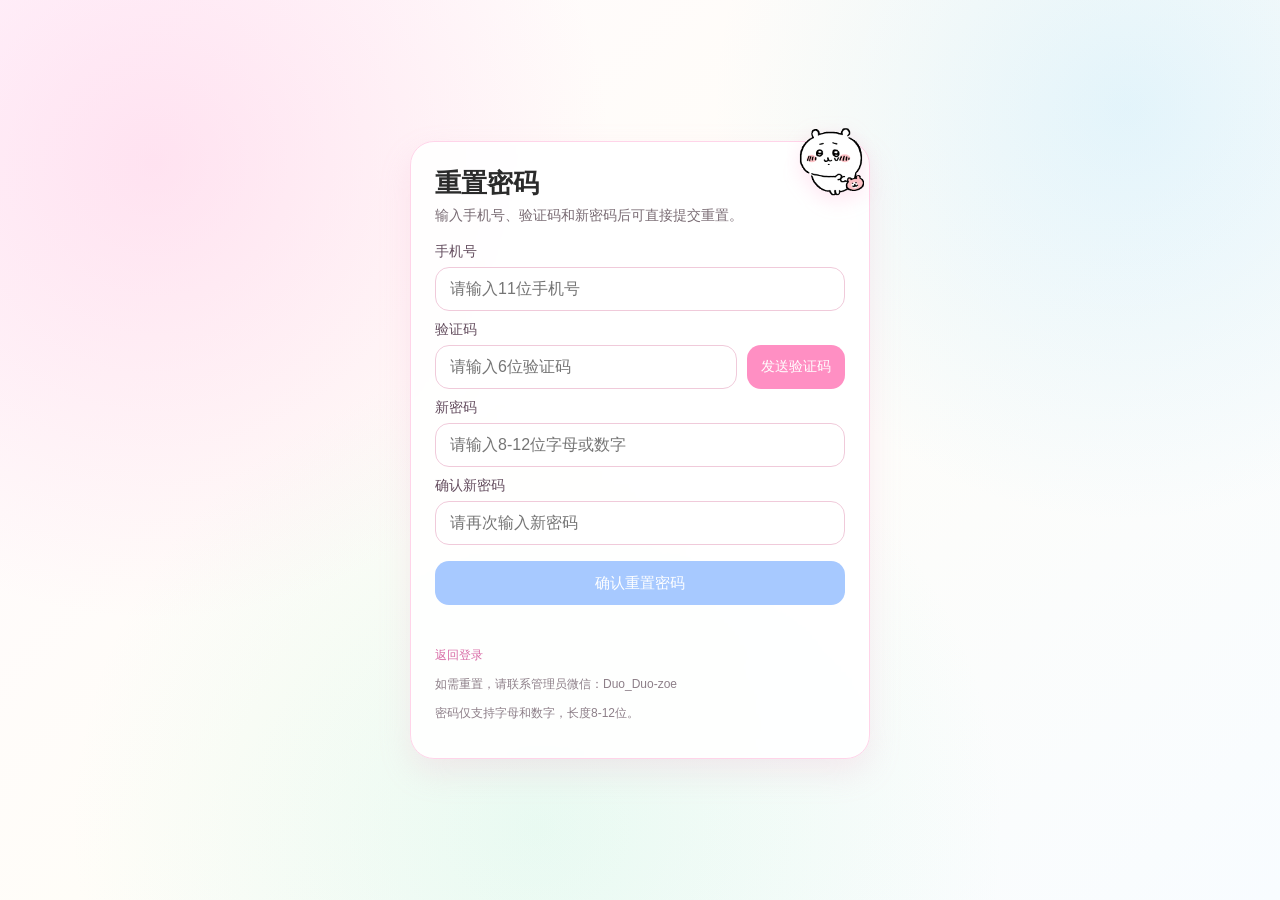
<file: templates/forgot_password.html>
<!DOCTYPE html>
<html lang="zh">
<head>
    <meta charset="UTF-8">
    <meta name="viewport" content="width=device-width, initial-scale=1.0">
    <title>吉伊大师 - 忘记密码</title>
    <link rel="stylesheet" href="/static/css/login.css?v=20260227-auth-5">
    <link rel="icon" type="image/svg+xml" href="/static/images/cheer_bear.svg?v=20260225-cheerbear-1">
</head>
<body>
    <main class="auth-page">
        <section class="auth-card">
            <img src="/static/images/jiyi-anim.gif?v=20260227-jiyi-anim-1" alt="吉伊装饰" class="auth-mascot">
            <h1>重置密码</h1>
            <p class="sub">输入手机号、验证码和新密码后可直接提交重置。</p>

            <label class="field-label" for="phoneInput">手机号</label>
            <input id="phoneInput" type="tel" maxlength="11" placeholder="请输入11位手机号">

            <label class="field-label" for="codeInput">验证码</label>
            <div class="code-row">
                <input id="codeInput" type="text" maxlength="6" placeholder="请输入6位验证码">
                <button id="sendCodeBtn" type="button">发送验证码</button>
            </div>

            <label class="field-label" for="newPasswordInput">新密码</label>
            <input id="newPasswordInput" type="password" maxlength="12" placeholder="请输入8-12位字母或数字">

            <label class="field-label" for="confirmPasswordInput">确认新密码</label>
            <input id="confirmPasswordInput" type="password" maxlength="12" placeholder="请再次输入新密码">

            <div class="actions single">
                <button id="resetBtn" type="button" class="secondary">确认重置密码</button>
            </div>

            <p id="statusText" class="status"></p>
            <p class="hint"><a href="/login">返回登录</a></p>
            <p class="hint">如需重置，请联系管理员微信：Duo_Duo-zoe</p>
            <p class="hint">密码仅支持字母和数字，长度8-12位。</p>

        </section>
    </main>

    <script src="/static/js/reset_password.js?v=20260227-reset-2"></script>
</body>
</html>
</file>
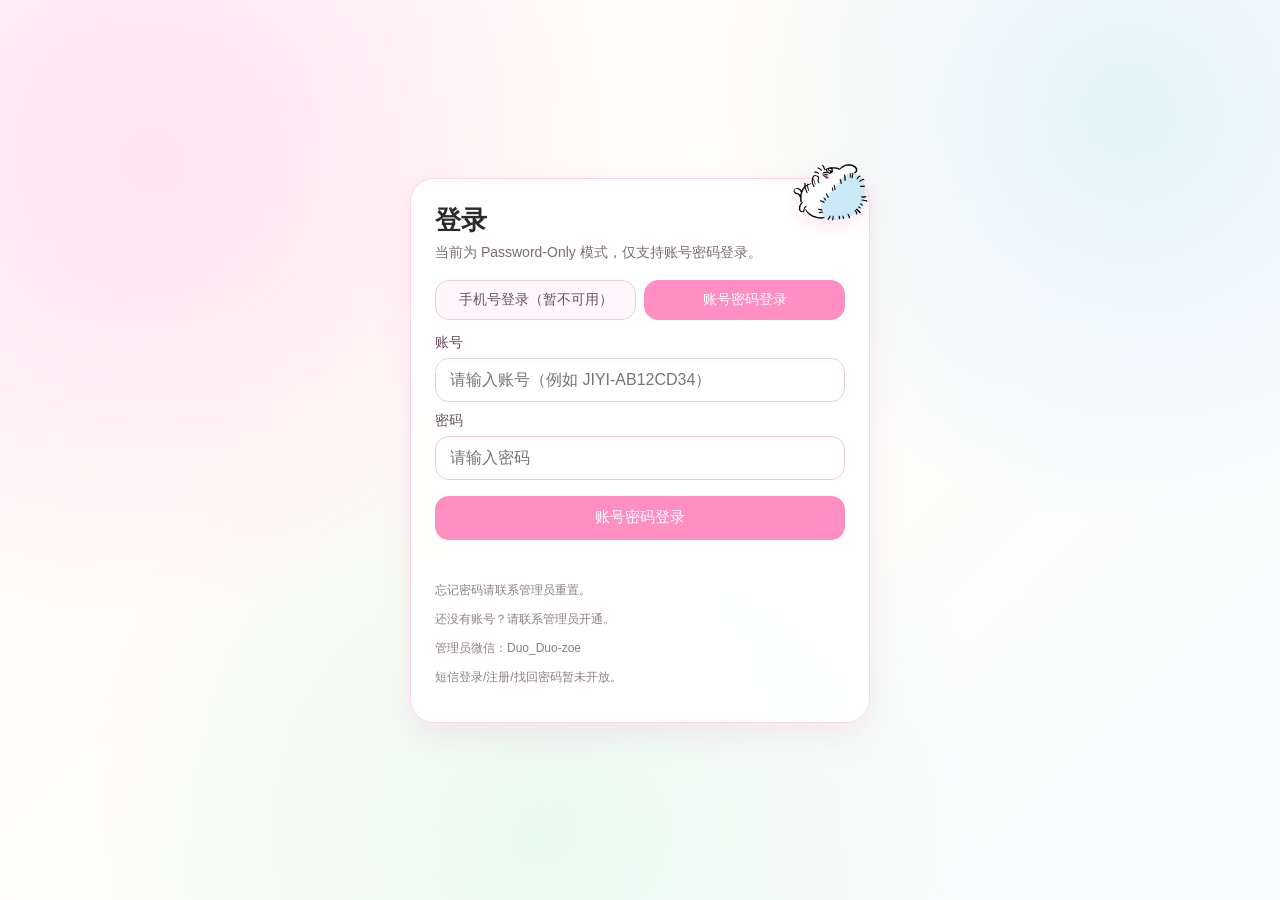
<file: templates/login.html>
<!DOCTYPE html>
<html lang="zh">
<head>
    <meta charset="UTF-8">
    <meta name="viewport" content="width=device-width, initial-scale=1.0">
    <title>吉伊大师 - 登录</title>
    <link rel="stylesheet" href="/static/css/login.css?v=20260227-auth-5">
    <link rel="icon" type="image/svg+xml" href="/static/images/cheer_bear.svg?v=20260225-cheerbear-1">
</head>
<body>
    <main class="auth-page">
        <section class="auth-card">
            <img src="/static/images/image01.gif?v=20260227-image01-1" alt="吉伊装饰" class="auth-mascot">
            <h1>登录</h1>
            <p class="sub">当前为 Password-Only 模式，仅支持账号密码登录。</p>

            <div class="tabs">
                <button id="tabSms" class="tab-btn" type="button">手机号登录（暂不可用）</button>
                <button id="tabPwd" class="tab-btn active" type="button">账号密码登录</button>
            </div>

            <div id="smsPanel" class="hidden">
                <label class="field-label" for="phoneInput">手机号</label>
                <input id="phoneInput" type="tel" maxlength="11" placeholder="请输入11位手机号">

                <label class="field-label" for="codeInput">验证码</label>
                <div class="code-row">
                    <input id="codeInput" type="text" maxlength="6" placeholder="请输入6位验证码">
                    <button id="sendCodeBtn" type="button">发送验证码</button>
                </div>

                <div class="actions single">
                    <button id="submitSmsBtn" type="button">手机号登录（暂不可用）</button>
                </div>
            </div>

            <div id="pwdPanel">
                <label class="field-label" for="accountInput">账号</label>
                <input id="accountInput" type="text" maxlength="24" placeholder="请输入账号（例如 JIYI-AB12CD34）">

                <label class="field-label" for="passwordInput">密码</label>
                <input id="passwordInput" type="password" maxlength="12" placeholder="请输入密码">

                <div class="actions single">
                    <button id="submitPwdBtn" type="button">账号密码登录</button>
                </div>
            </div>

            <p id="statusText" class="status"></p>
            <p class="hint">忘记密码请联系管理员重置。</p>
            <p class="hint">还没有账号？请联系管理员开通。</p>
            <p class="hint">管理员微信：Duo_Duo-zoe</p>
            <p class="hint">短信登录/注册/找回密码暂未开放。</p>
        </section>
    </main>

    <script src="/static/js/login_multi.js?v=20260226-login-multi-1"></script>
</body>
</html>
</file>
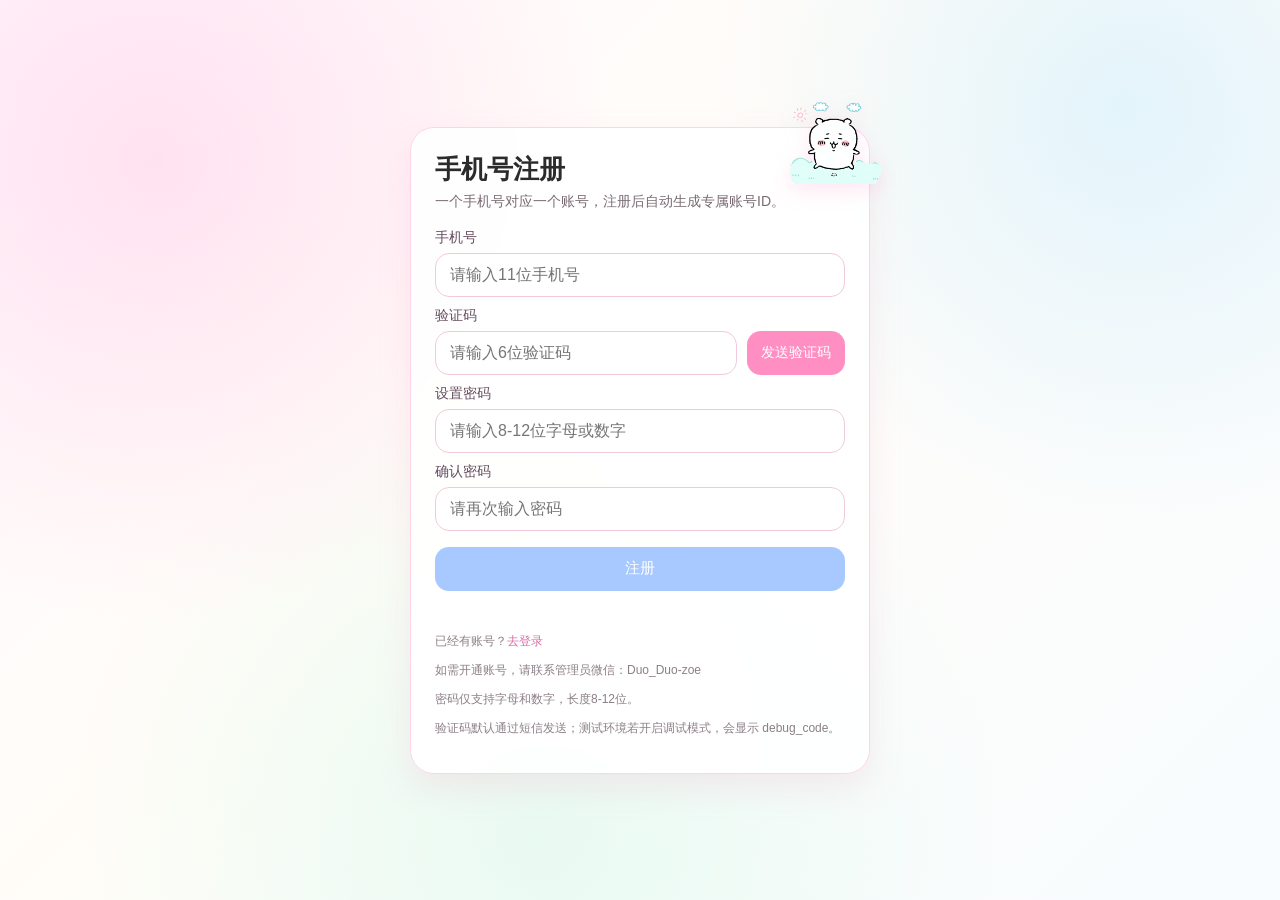
<file: templates/register.html>
<!DOCTYPE html>
<html lang="zh">
<head>
    <meta charset="UTF-8">
    <meta name="viewport" content="width=device-width, initial-scale=1.0">
    <title>吉伊大师 - 注册</title>
    <link rel="stylesheet" href="/static/css/login.css?v=20260227-auth-5">
    <link rel="icon" type="image/svg+xml" href="/static/images/cheer_bear.svg?v=20260225-cheerbear-1">
</head>
<body>
    <main class="auth-page">
        <section class="auth-card">
            <img src="/static/images/image02.gif?v=20260227-image02-1" alt="吉伊装饰" class="auth-mascot">
            <h1>手机号注册</h1>
            <p class="sub">一个手机号对应一个账号，注册后自动生成专属账号ID。</p>

            <label class="field-label" for="phoneInput">手机号</label>
            <input id="phoneInput" type="tel" maxlength="11" placeholder="请输入11位手机号">

            <label class="field-label" for="codeInput">验证码</label>
            <div class="code-row">
                <input id="codeInput" type="text" maxlength="6" placeholder="请输入6位验证码">
                <button id="sendCodeBtn" type="button">发送验证码</button>
            </div>

            <label class="field-label" for="passwordInput">设置密码</label>
            <input id="passwordInput" type="password" maxlength="12" placeholder="请输入8-12位字母或数字">

            <label class="field-label" for="confirmPasswordInput">确认密码</label>
            <input id="confirmPasswordInput" type="password" maxlength="12" placeholder="请再次输入密码">

            <div class="actions single">
                <button id="submitBtn" type="button" class="secondary">注册</button>
            </div>

            <p id="statusText" class="status"></p>
            <p class="hint">已经有账号？<a href="/login">去登录</a></p>
            <p class="hint">如需开通账号，请联系管理员微信：Duo_Duo-zoe</p>
            <p class="hint">密码仅支持字母和数字，长度8-12位。</p>
            <p class="hint">验证码默认通过短信发送；测试环境若开启调试模式，会显示 debug_code。</p>
        </section>
    </main>

    <script src="/static/js/auth.js?v=20260226-auth-4" data-mode="register"></script>
</body>
</html>
</file>
<file: static/css/login.css>
* {
    box-sizing: border-box;
}

body {
    margin: 0;
    font-family: "Microsoft YaHei", sans-serif;
    background:
        radial-gradient(circle at 12% 18%, rgba(255, 157, 207, 0.26), transparent 34%),
        radial-gradient(circle at 88% 12%, rgba(142, 216, 255, 0.24), transparent 30%),
        radial-gradient(circle at 42% 92%, rgba(152, 239, 206, 0.2), transparent 42%),
        linear-gradient(135deg, #fff9fe 0%, #fffdf8 45%, #f8fcff 100%);
    color: #2b2b2b;
    min-height: 100vh;
}

.auth-page {
    min-height: 100vh;
    display: grid;
    place-items: center;
    padding: 20px;
}

.auth-card {
    position: relative;
    width: 100%;
    max-width: 460px;
    background: rgba(255, 255, 255, 0.9);
    border: 1px solid #ffd4e9;
    border-radius: 24px;
    box-shadow: 0 14px 32px rgba(239, 154, 193, 0.18);
    padding: 24px;
    backdrop-filter: blur(2px);
}

.auth-mascot {
    position: absolute;
    top: -34px;
    right: -14px;
    width: 96px;
    height: 96px;
    object-fit: contain;
    pointer-events: none;
    filter: drop-shadow(0 6px 10px rgba(255, 128, 190, 0.2));
}

.auth-card h1 {
    margin: 0 0 6px;
    font-size: 26px;
}

.sub {
    margin: 0 0 18px;
    color: #7a6c74;
    font-size: 14px;
}

.tabs {
    display: grid;
    grid-template-columns: 1fr 1fr;
    gap: 8px;
    margin-bottom: 14px;
}

.tab-btn {
    height: 40px;
    border: 1px solid #f0cada;
    background: #fff7fb;
    color: #6a4f61;
}

.tab-btn.active {
    background: #ff8fc3;
    color: #fff;
    border-color: #ff8fc3;
}

.hidden {
    display: none;
}

.field-label {
    display: block;
    margin: 10px 0 6px;
    font-size: 14px;
    color: #654e5f;
}

input {
    width: 100%;
    border: 1px solid #f0cada;
    border-radius: 14px;
    padding: 12px 14px;
    font-size: 16px;
    outline: none;
}

input:focus {
    border-color: #f59fcb;
    box-shadow: 0 0 0 3px rgba(245, 159, 203, 0.18);
}

.code-row {
    display: grid;
    grid-template-columns: 1fr auto;
    gap: 10px;
}

button {
    border: none;
    border-radius: 14px;
    background: #ff8fc3;
    color: #fff;
    font-size: 14px;
    padding: 0 14px;
    cursor: pointer;
}

button:disabled {
    opacity: 0.6;
    cursor: not-allowed;
}

.actions {
    margin-top: 16px;
    display: grid;
    grid-template-columns: 1fr 1fr;
    gap: 10px;
}

.actions.single {
    grid-template-columns: 1fr;
}

.actions button {
    height: 44px;
    font-size: 15px;
}

.actions .secondary {
    background: #a7c9ff;
}

.status {
    min-height: 22px;
    margin: 12px 0 0;
    color: #4d7d3e;
    font-size: 14px;
}

.status.error {
    color: #d64f62;
}

.hint {
    margin-top: 8px;
    font-size: 12px;
    color: #8d7f88;
}

.hint a {
    color: #d86ca6;
    text-decoration: none;
}

.hint a:hover {
    text-decoration: underline;
}

@media (max-width: 768px) {
    .auth-mascot {
        top: -28px;
        right: -8px;
        width: 82px;
        height: 82px;
    }
}
</file>
